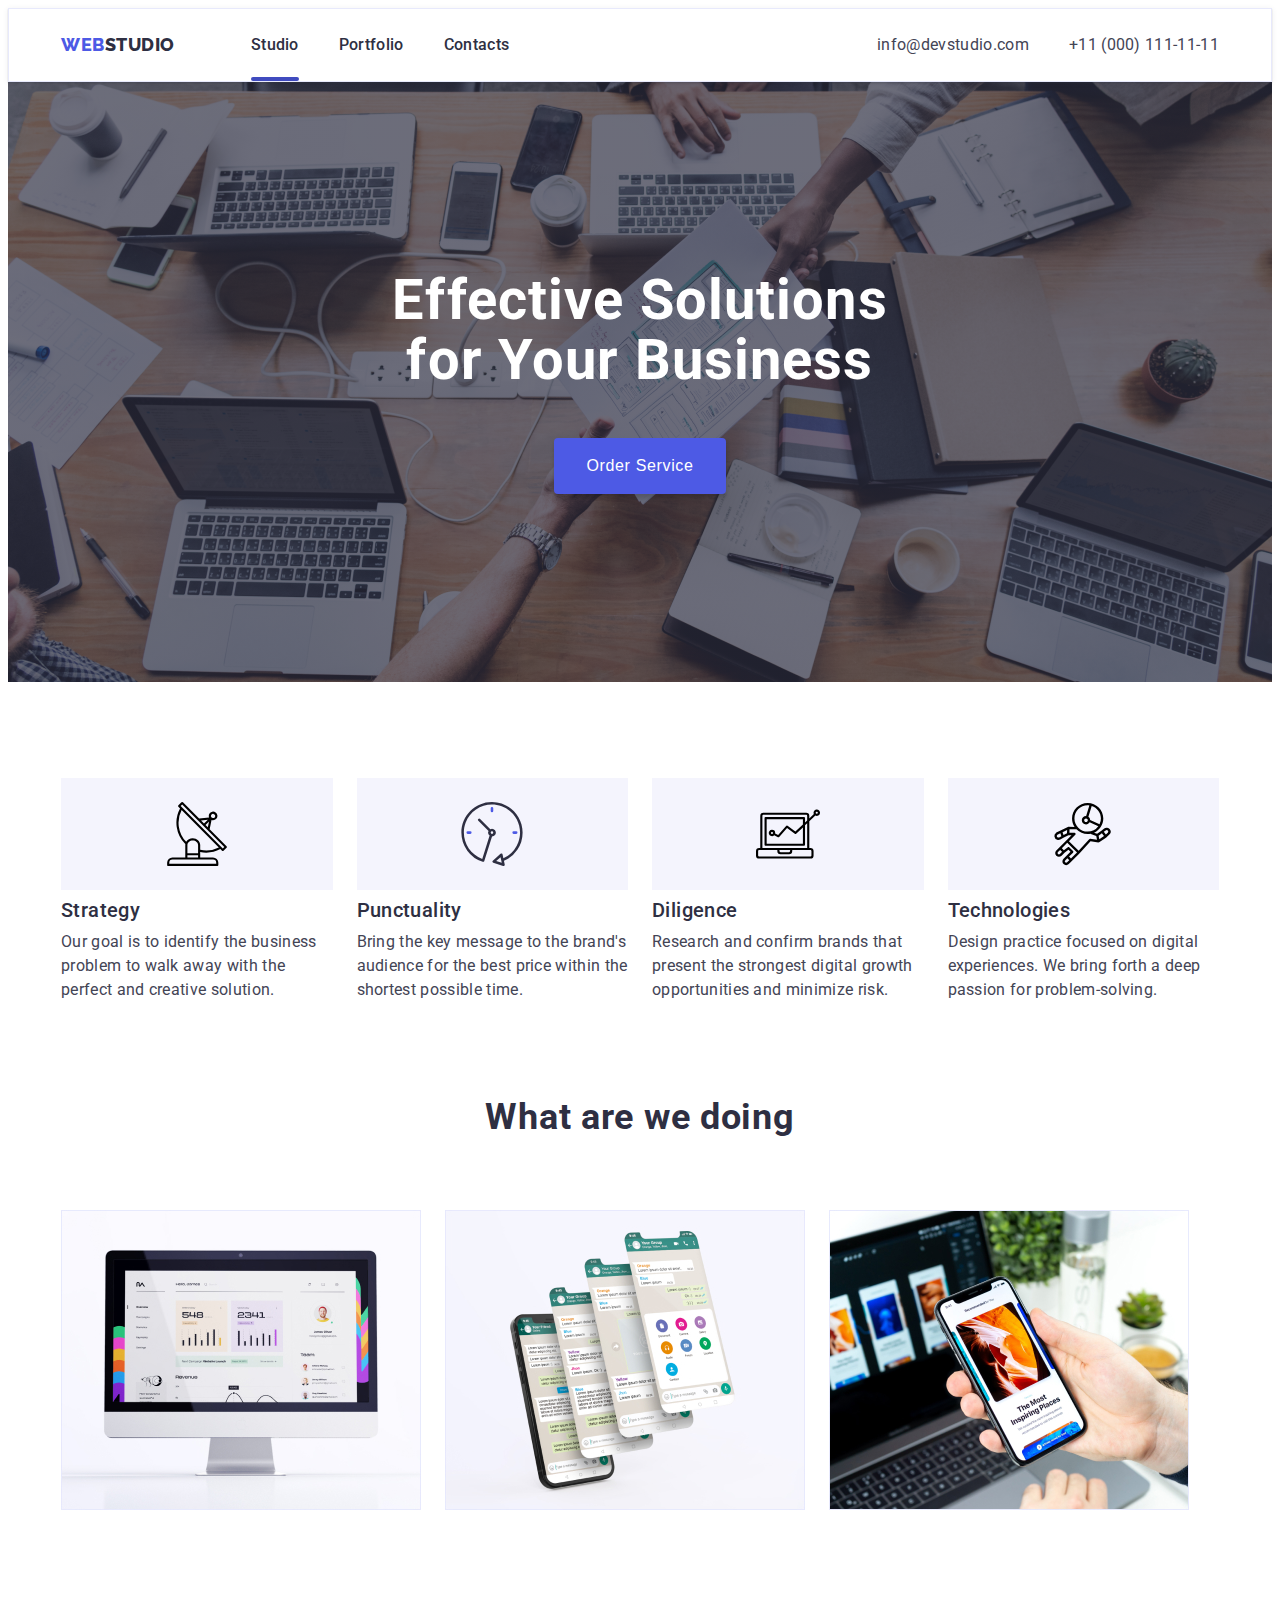
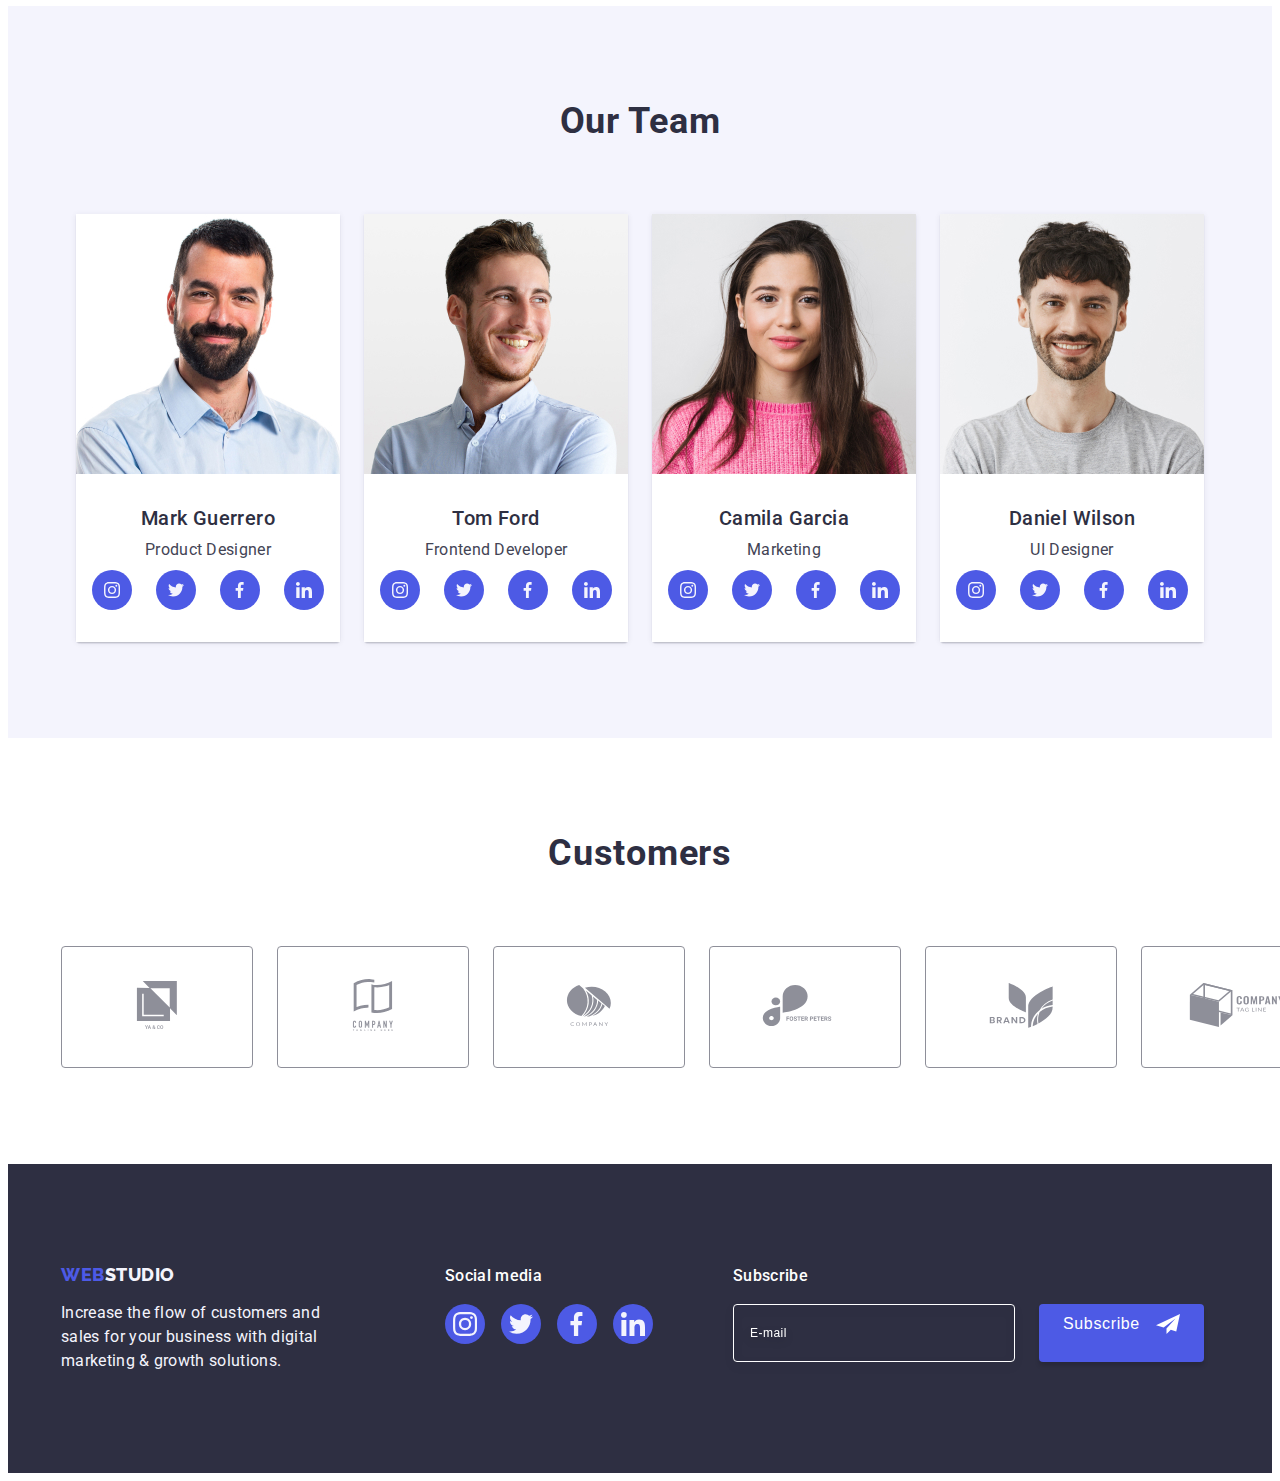
<file: index.html>
<!DOCTYPE html>
<html lang="en">
  <head>
    <meta charset="UTF-8" />
    <meta http-equiv="X-UA-Compatible" content="IE=edge" />

    <link rel="preconnect" href="https://fonts.googleapis.com" />
    <link rel="preconnect" href="https://fonts.gstatic.com" crossorigin />
    <link
      href="https://fonts.googleapis.com/css2?family=Roboto:wght@400;500;700;900&display=swap"
      rel="stylesheet"
    />
    <link rel="preconnect" href="https://fonts.googleapis.com" />
    <link rel="preconnect" href="https://fonts.gstatic.com" crossorigin />
    <link
      href="https://fonts.googleapis.com/css2?family=Raleway:wght@800&family=Roboto:wght@400;500;700;900&display=swap"
      rel="stylesheet"
    />
    <link
      href="https://cdnjs.cloudflare.com/ajax/libs/modern-normalize/1.1.0/modern-normalize.min.css"
      rel="stylesheet"
      integrity="sha512-wpPYUAdjBVSE4KJnH1VR1HeZfpl1ub8YT/NKx4PuQ5NmX2tKuGu6U/JRp5y+Y8XG2tV+wKQpNHVUX03MfMFn9Q=="
      crossorigin="anonymous"
      referrerpolicy="no-referrer"
    />
    <meta name="viewport" content="width=device-width, initial-scale=1.0" />
    <title>My Homework</title>
    <link rel="stylesheet" href="./css/alternative-versions.css" />
  </head>
  <body>
    <header class="header">
      <div
        class="container-header js-menu-container is-open container"
        id="mobile-menu"
      >
        <nav class="nav">
          <a href="./index.html" class="logo">
            Web <span class="logo-span">Studio</span>
          </a>

          <ul class="list list-header">
            <li class="item-header-nav">
              <a class="header-link logo-studio" href="./index.html">Studio</a>
            </li>
            <li class="item-header-nav">
              <a href="./portfolio.html" class="header-link">Portfolio</a>
            </li>
            <li class="item-header-nav">
              <a href="" class="header-link">Contacts</a>
            </li>
          </ul>
        </nav>

        <address class="adress">
          <ul class="list list-adress">
            <li class="adress-item">
              <a href="mailto:info@devstudio.com" class="contact link"
                >info@devstudio.com</a
              >
            </li>
            <li class="adress-item">
              <a href="tel:+110001111111" class="contact link"
                >+11 (000) 111-11-11</a
              >
            </li>
          </ul>
        </address>
        <button
          type="button"
          class="btn-mobil"
          aria-expanded="false"
          aria-controls="mobile-menu"
          data-menu-open
        >
          <svg class="icon-close-modal" width="32" height="22">
            <use href="./images/icons.svg#icon-charm_menu-hamburger-1"></use>
          </svg>
        </button>
      </div>
    </header>
    <main>
      <!-- 1 section -->
      <section class="hero section">
        <div class="container">
          <h1 class="hero-title">Effective Solutions for Your Business</h1>
          <button type="button" class="button" data-modal-open>
            Order Service
          </button>
        </div>
      </section>

      <!-- 2 section -->

      <section class="section">
        <div class="container">
          <h2 class="section-second" hidden>advantages</h2>

          <ul class="list-advantahes">
            <li class="item-advatages">
              <div class="picture-advantages">
                <svg class="svg-second-section" width="64" height="64">
                  <use href="./images/icons.svg#2-sect-icon-1"></use>
                </svg>
              </div>

              <h3 class="titles-advantages">Strategy</h3>
              <p class="advantages-item-text">
                Our goal is to identify the business problem to walk away with
                the perfect and creative solution.
              </p>
            </li>
            <li class="item-advatages">
              <div class="picture-advantages">
                <svg class="svg-second-section" width="64" height="64">
                  <use href="./images/icons.svg#2-sect-icon-2"></use>
                </svg>
              </div>
              <h3 class="titles-advantages">Punctuality</h3>
              <p class="advantages-item-text">
                Bring the key message to the brand's audience for the best price
                within the shortest possible time.
              </p>
            </li>
            <li class="item-advatages">
              <div class="picture-advantages">
                <svg class="svg-second-section" width="64" height="64">
                  <use href="./images/icons.svg#2-sect-icon-3"></use>
                </svg>
              </div>
              <h3 class="titles-advantages">Diligence</h3>
              <p class="advantages-item-text">
                Research and confirm brands that present the strongest digital
                growth opportunities and minimize risk.
              </p>
            </li>
            <li class="item-advatages">
              <div class="picture-advantages">
                <svg class="svg-second-section" width="64" height="64">
                  <use href="./images/icons.svg#2-sect-icon-4"></use>
                </svg>
              </div>
              <h3 class="titles-advantages">Technologies</h3>
              <p class="advantages-item-text">
                Design practice focused on digital experiences. We bring forth a
                deep passion for problem-solving.
              </p>
            </li>
          </ul>
        </div>
      </section>

      <!-- section 3 -->

      <section class="section-what-are-we-doing section">
        <div class="container-third-section container">
          <h2 class="titles-sections titles-what-are-we-dng">
            What are we doing
          </h2>
          <ul class="list">
            <li class="item-second-third">
              <img
                src="./images/Laptop.jpg"
                width="360"
                alt="Perconal computer"
              />
            </li>
            <li class="item-second-third">
              <img src="./images/Phones.jpg" width="360" alt="four phones" />
            </li>
            <li class="item-second-third">
              <img src="./images/Phone.jpg" width="360" alt="one phone" />
            </li>
          </ul>
        </div>
      </section>

      <!-- section 4 -->
      <section class="section-our-team section">
        <div class="container">
          <h2 class="titles-sections our-team-title">Our Team</h2>
          <ul class="list-card-our-team">
            <li class="list-item-our-team">
              <img
                class="img-section-four"
                srcset="./images/team-1@2x.jpg 2x,"
                src="./images/Mark.jpg"
                width="264"
                alt="man"
              />
              <div class="description-card-our-team">
                <h3 class="name-card-our-team">Mark Guerrero</h3>
                <p class="our-team-text">Product Designer</p>

                <ul class="list-svg-our-team">
                  <li class="list-item-svg">
                    <a href="" class="social-media-link"
                      ><svg class="second-four-svg" width="16" height="16">
                        <use href="./images/icons.svg#icon-instagram"></use>
                      </svg>
                    </a>
                  </li>
                  <li class="list-item-svg">
                    <a href="" class="social-media-link"
                      ><svg class="second-four-svg" width="16" height="16">
                        <use href="./images/icons.svg#icon-twitter"></use>
                      </svg>
                    </a>
                  </li>
                  <li class="list-item-svg">
                    <a href="" class="social-media-link"
                      ><svg class="second-four-svg" width="16" height="16">
                        <use href="./images/icons.svg#icon-facebok"></use>
                      </svg>
                    </a>
                  </li>
                  <li class="list-item-svg">
                    <a href="" class="social-media-link"
                      ><svg class="second-four-svg" width="16" height="16">
                        <use href="./images/icons.svg#icon-linkedin"></use>
                      </svg>
                    </a>
                  </li>
                </ul>
              </div>
            </li>
            <li class="list-item-our-team">
              <img
                class="img-section-four"
                srcset="./images/team-2@2x.jpg 2x,"
                src="./images/Tom.jpg"
                width="264"
                alt="man"
              />

              <div class="description-card-our-team">
                <h3 class="name-card-our-team">Tom Ford</h3>
                <p class="our-team-text">Frontend Developer</p>

                <ul class="list-svg-our-team">
                  <li class="list-item-svg">
                    <a href="" class="social-media-link"
                      ><svg class="second-four-svg" width="16" height="16">
                        <use href="./images/icons.svg#icon-instagram"></use>
                      </svg>
                    </a>
                  </li>
                  <li class="list-item-svg">
                    <a href="" class="social-media-link"
                      ><svg class="second-four-svg" width="16" height="16">
                        <use href="./images/icons.svg#icon-twitter"></use>
                      </svg>
                    </a>
                  </li>
                  <li class="list-item-svg">
                    <a href="" class="social-media-link"
                      ><svg class="second-four-svg" width="16" height="16">
                        <use href="./images/icons.svg#icon-facebok"></use>
                      </svg>
                    </a>
                  </li>
                  <li class="list-item-svg">
                    <a href="" class="social-media-link"
                      ><svg class="second-four-svg" width="16" height="16">
                        <use href="./images/icons.svg#icon-linkedin"></use>
                      </svg>
                    </a>
                  </li>
                </ul>
              </div>
            </li>

            <li class="list-item-our-team">
              <img
                class="img-section-four"
                srcset="./images/team-3@2x.jpg 2x,"
                src="./images/Camilla.jpg"
                width="264"
                alt="woman"
              />
              <div class="description-card-our-team">
                <h3 class="name-card-our-team">Camila Garcia</h3>
                <p class="our-team-text">Marketing</p>

                <ul class="list-svg-our-team">
                  <li class="list-item-svg">
                    <a href="" class="social-media-link"
                      ><svg class="second-four-svg" width="16" height="16">
                        <use href="./images/icons.svg#icon-instagram"></use>
                      </svg>
                    </a>
                  </li>
                  <li class="list-item-svg">
                    <a href="" class="social-media-link"
                      ><svg class="second-four-svg" width="16" height="16">
                        <use href="./images/icons.svg#icon-twitter"></use>
                      </svg>
                    </a>
                  </li>
                  <li class="list-item-svg">
                    <a href="" class="social-media-link"
                      ><svg class="second-four-svg" width="16" height="16">
                        <use href="./images/icons.svg#icon-facebok"></use>
                      </svg>
                    </a>
                  </li>
                  <li class="list-item-svg">
                    <a href="" class="social-media-link"
                      ><svg class="second-four-svg" width="16" height="16">
                        <use href="./images/icons.svg#icon-linkedin"></use>
                      </svg>
                    </a>
                  </li>
                </ul>
              </div>
            </li>
            <li class="list-item-our-team">
              <img
                class="img-section-four"
                srcset="./images/team-4@2x.jpg 2x,"
                src="./images/Daniel.jpg"
                width="264"
                alt="man"
              />
              <div class="description-card-our-team">
                <h3 class="name-card-our-team">Daniel Wilson</h3>
                <p class="our-team-text">UI Designer</p>

                <ul class="list-svg-our-team">
                  <li class="list-item-svg">
                    <a href="" class="social-media-link"
                      ><svg class="second-four-svg" width="16" height="16">
                        <use href="./images/icons.svg#icon-instagram"></use>
                      </svg>
                    </a>
                  </li>
                  <li class="list-item-svg">
                    <a href="" class="social-media-link"
                      ><svg class="second-four-svg" width="16" height="16">
                        <use href="./images/icons.svg#icon-twitter"></use>
                      </svg>
                    </a>
                  </li>
                  <li class="list-item-svg">
                    <a href="" class="social-media-link"
                      ><svg class="second-four-svg" width="16" height="16">
                        <use href="./images/icons.svg#icon-facebok"></use>
                      </svg>
                    </a>
                  </li>
                  <li class="list-item-svg">
                    <a href="" class="social-media-link"
                      ><svg class="second-four-svg" width="16" height="16">
                        <use href="./images/icons.svg#icon-linkedin"></use>
                      </svg>
                    </a>
                  </li>
                </ul>
              </div>
            </li>
          </ul>
        </div>
      </section>
      <!-- Section 5 -->
      <section class="section-fife section">
        <div class="container container-customers">
          <h2 class="titles-sections customers-title">Customers</h2>
          <ul class="list list-customers">
            <li class="item-customers">
              <a href="" class="link-customers"
                ><svg class="customers-svg" width="110" height="56">
                  <use href="./images/icons.svg#customers-logo-1"></use>
                </svg>
              </a>
            </li>
            <li class="item-customers">
              <a href="" class="link-customers">
                <svg class="customers-svg" width="110" height="56">
                  <use href="./images/icons.svg#customers-logo-2"></use>
                </svg>
              </a>
            </li>
            <li class="item-customers">
              <a href="" class="link-customers"
                ><svg class="customers-svg" width="110" height="56">
                  <use href="./images/icons.svg#customers-logo-3"></use>
                </svg>
              </a>
            </li>
            <li class="item-customers">
              <a href="" class="link-customers">
                <svg class="customers-svg" width="110" height="56">
                  <use href="./images/icons.svg#customers-logo-4"></use>
                </svg>
              </a>
            </li>
            <li class="item-customers">
              <a href="" class="link-customers">
                <svg class="customers-svg" width="110" height="56">
                  <use
                    class="customers-svg"
                    href="./images/icons.svg#customers-logo-5"
                  ></use>
                </svg>
              </a>
            </li>
            <li class="item-customers">
              <a href="" class="link-customers"
                ><svg class="customers-svg" width="110" height="56">
                  <use href="./images/icons.svg#customers-logo-6"></use>
                </svg>
              </a>
            </li>
          </ul>
        </div>
      </section>
      <!-- Footer -->
      <footer class="footer">
        <div class="cont-footer container">
          <div class="footer-logo">
            <a href="./index.html" class="logo logo-footer">
              Web<span class="logo-span-footer">Studio</span>
            </a>
            <p class="footer-text">
              Increase the flow of customers and sales for your business with
              digital marketing & growth solutions.
            </p>
          </div>
          <div class="footer-soc-lin">
            <p class="text-footer-social-media">Social media</p>
            <ul class="list list-svg-footer">
              <li class="list-item-svg">
                <a href="" class="social-media-link"
                  ><svg class="second-four-svg" width="24" height="24">
                    <use href="./images/icons.svg#icon-instagram"></use>
                  </svg>
                </a>
              </li>
              <li class="list-item-svg">
                <a href="" class="social-media-link"
                  ><svg class="second-four-svg" width="24" height="24">
                    <use href="./images/icons.svg#icon-twitter"></use>
                  </svg>
                </a>
              </li>
              <li class="list-item-svg">
                <a href="" class="social-media-link"
                  ><svg class="second-four-svg" width="24" height="24">
                    <use href="./images/icons.svg#icon-facebok"></use>
                  </svg>
                </a>
              </li>
              <li class="list-item-svg">
                <a href="" class="social-media-link"
                  ><svg class="second-four-svg" width="24" height="24">
                    <use href="./images/icons.svg#icon-linkedin"></use>
                  </svg>
                </a>
              </li>
            </ul>
          </div>
          <div class="form-wrapper">
            <p class="text-wrapper">Subscribe</p>

            <form class="form-footer">
              <label for="email"></label>
              <input
                placeholder="E-mail"
                class="input-footer"
                required
                type="email"
                name="email"
                id="email"
              />

              <button class="button-footer button" type="submit">
                Subscribe
                <svg class="send-icon-footer" width="24" height="24">
                  <use href="./images/icons.svg#footer-icon-send"></use>
                </svg>
              </button>
            </form>
          </div>
        </div>
      </footer>

      <!-- Modal window -->

      <div class="backdrop is-hidden" data-modal>
        <div class="modal">
          <button type="button" class="button-modal-close" data-modal-close>
            <svg width="8" height="8">
              <use href="./images/icons.svg#modal-icon-close"></use>
            </svg>
          </button>
          <p class="text-modal">
            Leave your contacts and we will call you back
          </p>
          <form class="form-modal">
            <label class="label-modal" for="name">Name</label>
            <div class="item-form">
              <input
                class="imput-modal"
                required
                placeholder=" "
                type="text"
                name="name"
                id="name"
              />
              <svg class="modal-input-icon" width="12" height="12">
                <use href="./images/icons.svg#modal-icon-1"></use>
              </svg>
            </div>

            <label for="tel" class="label-modal">Phone</label>
            <div class="item-form">
              <input
                class="imput-modal"
                required
                placeholder=" "
                type="tel"
                name="tel"
                id="tel"
              />
              <svg class="modal-input-icon" width="12" height="12">
                <use href="./images/icons.svg#modal-icon-2"></use>
              </svg>
            </div>

            <label for="mail" class="label-modal">Email</label>
            <div class="item-form">
              <input
                placeholder=" "
                class="imput-modal"
                required
                type="email"
                name="email"
                id="mail"
              />
              <svg class="modal-input-icon" width="12" height="12">
                <use href="./images/icons.svg#modal-icon-3"></use>
              </svg>
            </div>

            <label for="comment" class="label-modal">Comment</label>

            <textarea
              class="textarea-modal"
              required
              name="comment"
              id="comment"
              rows="8"
              placeholder="Text input"
            ></textarea>

            <div class="item-form accepting">
              <input
                class="imput-modal checkbox-form"
                required
                type="checkbox"
                name="accept"
                value="accept"
                id="accept"
              />
              <label for="accept" class="label-modal label-form">
                <span class="span-acess-form">
                  <svg class="access-form-svg" width="16" height="16">
                    <use href="./images/icons.svg#modal-icon-4"></use>
                  </svg>
                </span>
                <span class="privacy-policy-text">
                  I accept the terms and conditions of the
                  <a class="link-modal" href="">&nbsp;Privacy Policy</a>
                </span>
              </label>
            </div>

            <button type="submit" class="button button-form">Send</button>
          </form>
        </div>
      </div>

      <!-- Modal window mobile -->
      <div class="backdrop-mobile-menu" data-menu>
        <div class="modal-mobile">
          <button type="button" class="button-modal-mobile" data-menu-close>
            <svg width="8" height="8" aria-label="Выключатель мобильного меню">
              <use href="./images/icons.svg#modal-icon-close"></use>
            </svg>
          </button>
          <nav>
            <ul class="nav-modal-mobile">
              <li><a class="link-nav-modal-mobile current-link-modal-mobile" href="">Studio</a></li>
              <li><a class="link-nav-modal-mobile" href="">Portfolio</a></li>
              <li><a class="link-nav-modal-mobile" href="">Contacts</a></li>
            </ul>
          </nav>

          <address class="address-mobile">
            <ul class="list-adress-mobile">
              <li class="adress-item-mobile">
                <a href="tel:+110001111111" class="phone-mobile"
                  >+11 (000) 111-11-11</a
                >
              </li>
              <li class="adress-item-mobile">
                <a href="mailto:info@devstudio.com" class="email-mobile"
                  >info@devstudio.com</a
                >
              </li>
            </ul>
          </address>

          <ul class="list-svg-modal-mobile">
            <li class="list-item-svg">
              <a href="" class="social-media-link"
                ><svg class="second-four-svg" width="24" height="24">
                  <use href="./images/icons.svg#icon-instagram"></use>
                </svg>
              </a>
            </li>
            <li class="list-item-svg">
              <a href="" class="social-media-link"
                ><svg class="second-four-svg" width="24" height="24">
                  <use href="./images/icons.svg#icon-twitter"></use>
                </svg>
              </a>
            </li>
            <li class="list-item-svg">
              <a href="" class="social-media-link"
                ><svg class="second-four-svg" width="24" height="24">
                  <use href="./images/icons.svg#icon-facebok"></use>
                </svg>
              </a>
            </li>
            <li class="list-item-svg">
              <a href="" class="social-media-link"
                ><svg class="second-four-svg" width="24" height="24">
                  <use href="./images/icons.svg#icon-linkedin"></use>
                </svg>
              </a>
            </li>
          </ul>
        </div>
      </div>

      <script src="./js/modal.js"></script>
      <script src="./js/mobile-window.js"></script>
    </main>
  </body>
</html>
</file>
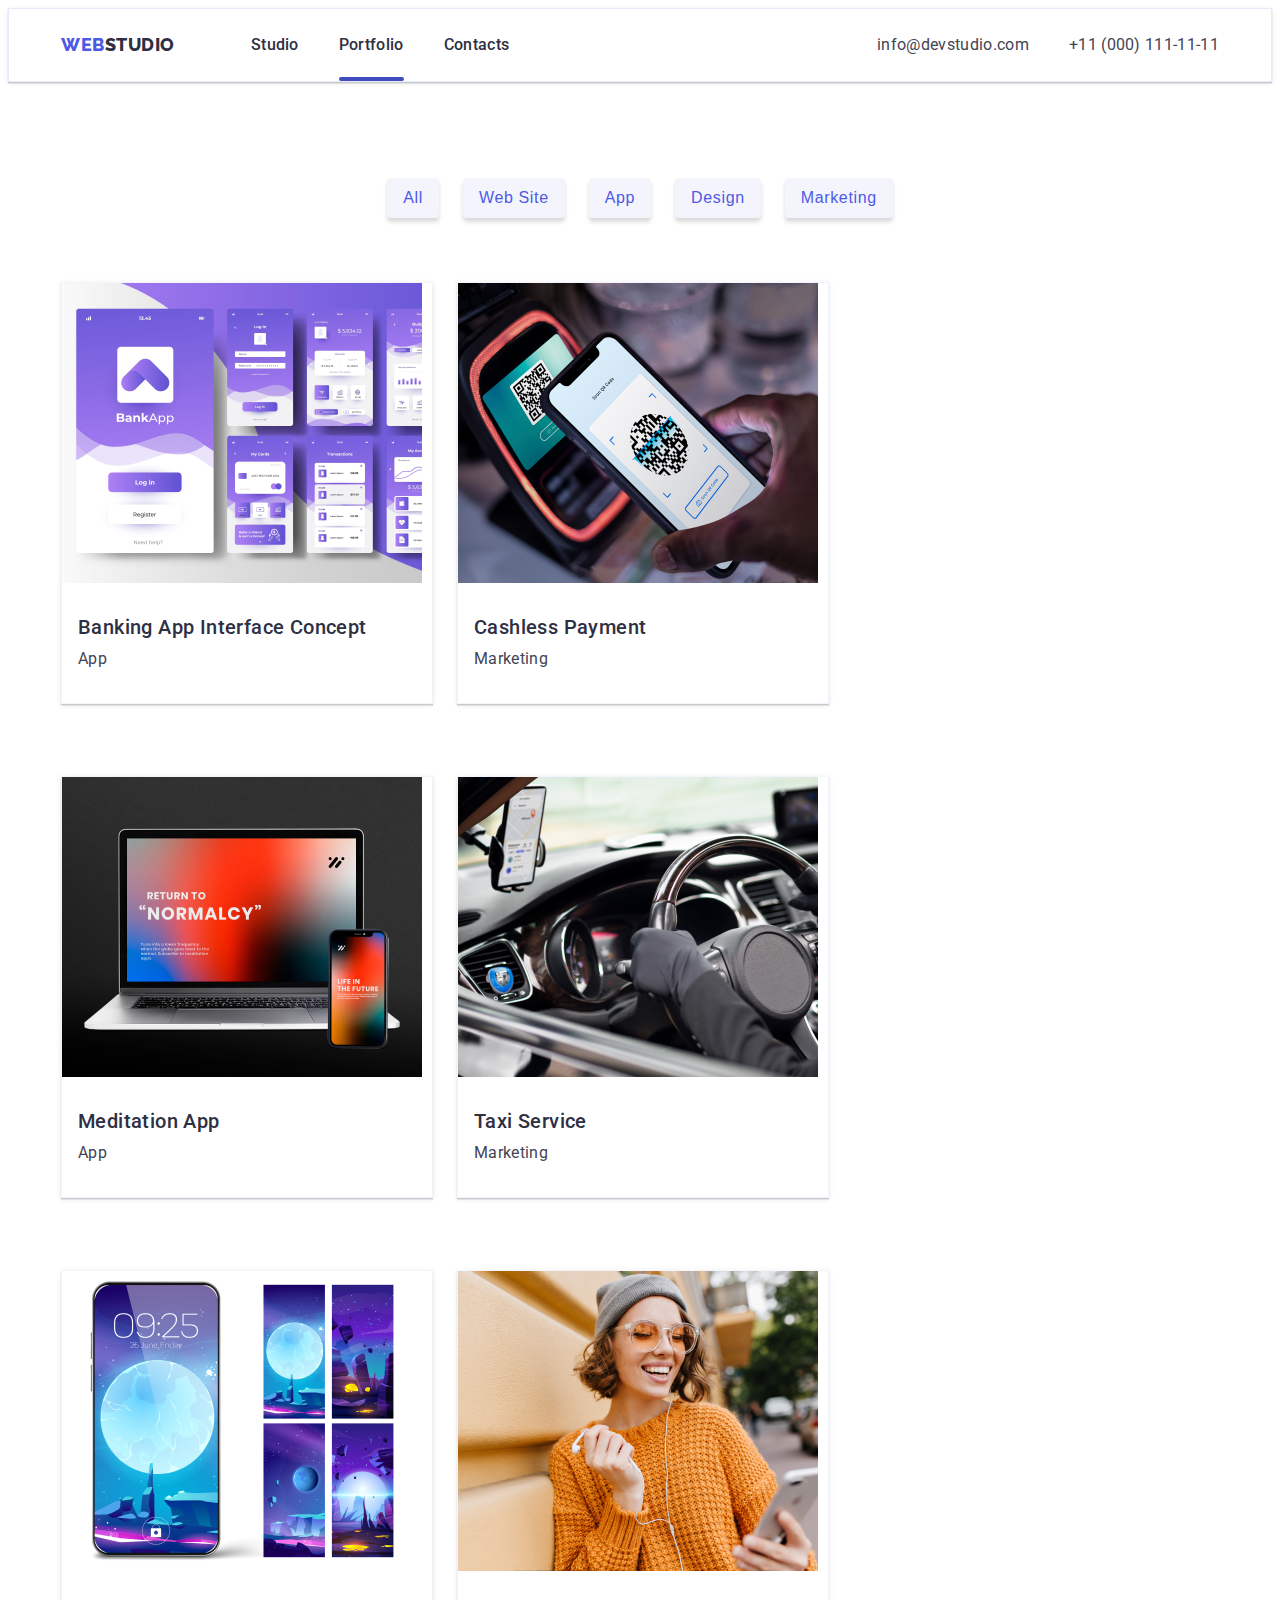
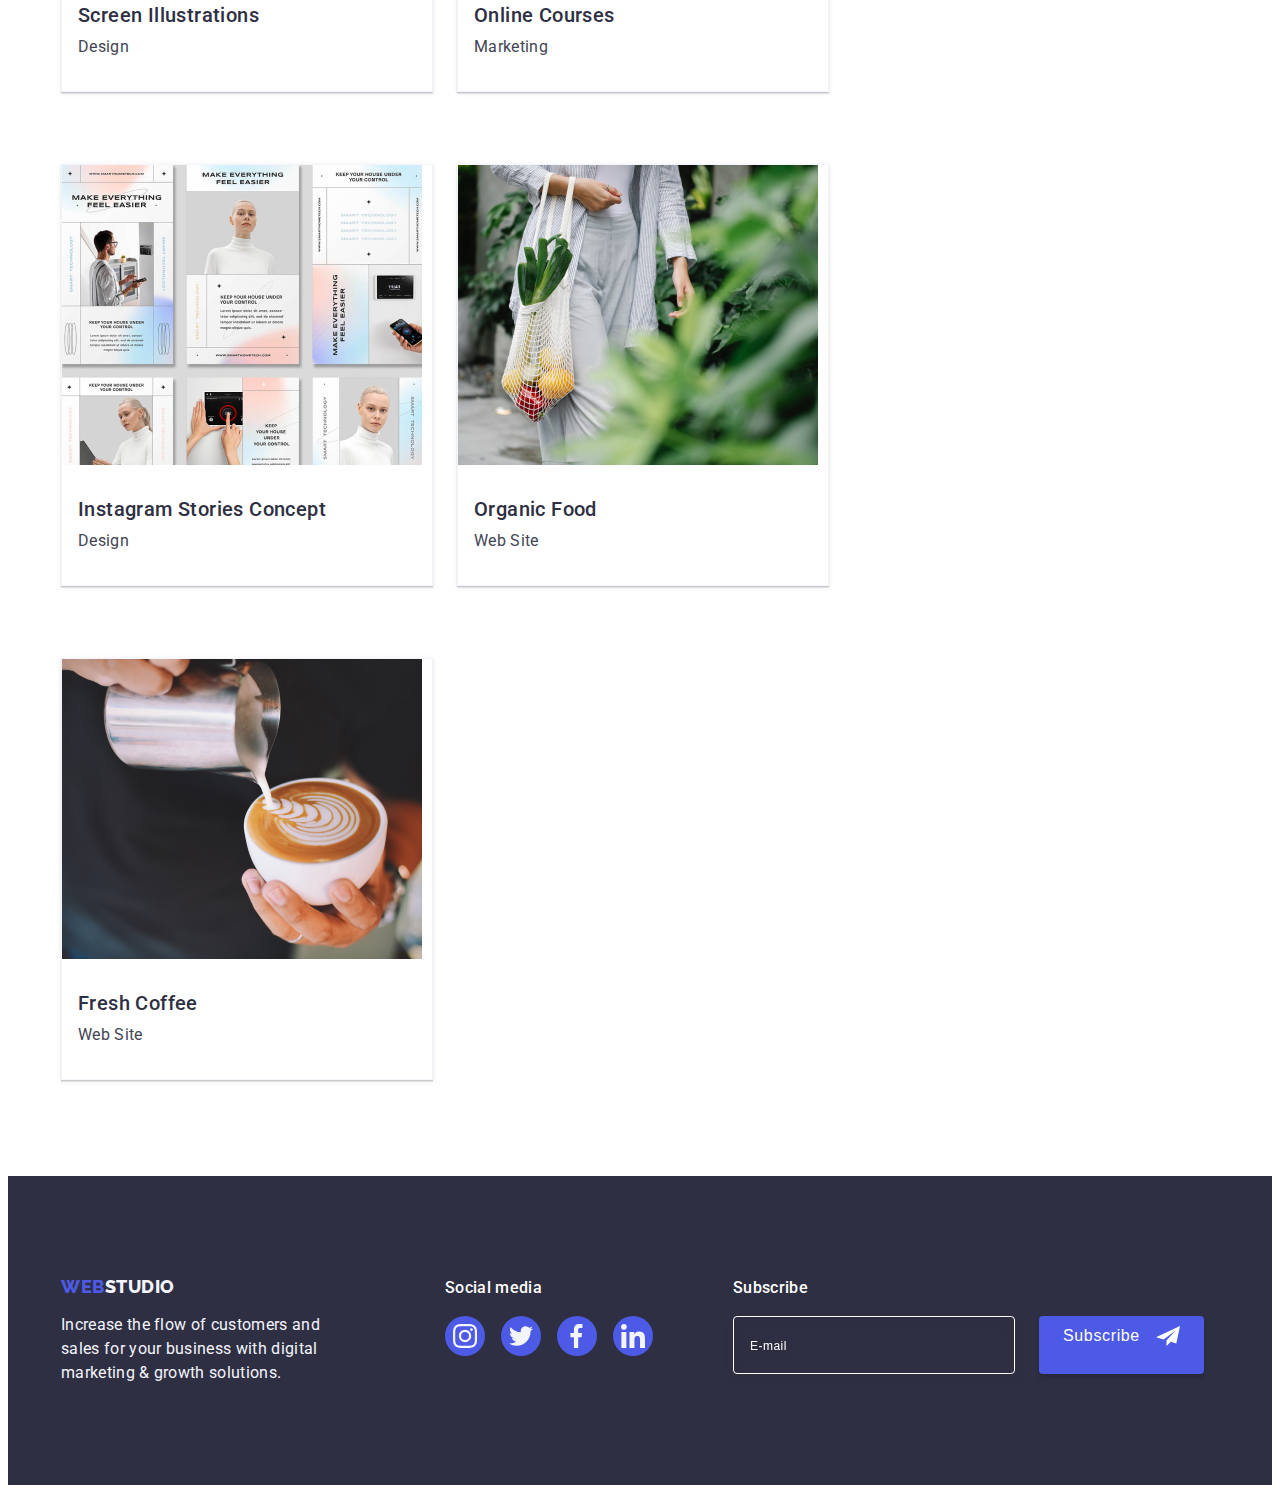
<file: portfolio.html>
<!DOCTYPE html>
<html lang="en">
  <head>
    <meta charset="UTF-8" />
    <meta http-equiv="X-UA-Compatible" content="IE=edge" />
    <meta name="viewport" content="width=device-width, initial-scale=1.0" />
    <link rel="preconnect" href="https://fonts.googleapis.com" />
    <link rel="preconnect" href="https://fonts.gstatic.com" crossorigin />
    <link
      href="https://fonts.googleapis.com/css2?family=Roboto:wght@400;500;700;900&display=swap"
      rel="stylesheet"
    />
    <link rel="preconnect" href="https://fonts.googleapis.com" />
    <link rel="preconnect" href="https://fonts.gstatic.com" crossorigin />
    <link
      href="https://fonts.googleapis.com/css2?family=Raleway:wght@800&family=Roboto:wght@400;500;700;900&display=swap"
      rel="stylesheet"
    />
    <link
      href="https://cdnjs.cloudflare.com/ajax/libs/modern-normalize/1.1.0/modern-normalize.min.css"
      rel="stylesheet"
      integrity="sha512-wpPYUAdjBVSE4KJnH1VR1HeZfpl1ub8YT/NKx4PuQ5NmX2tKuGu6U/JRp5y+Y8XG2tV+wKQpNHVUX03MfMFn9Q=="
      crossorigin="anonymous"
      referrerpolicy="no-referrer"
    />
    <meta name="viewport" content="width=device-width, initial-scale=1.0" />
    <title>Portfolio</title>
    <link rel="stylesheet" href="./css/alternative-versions.css" />
  </head>
  <body>
    <!-- HEADER -->
    <header class="header">
      <div class="container-header container">
        <nav class="nav">
          <a href="./index.html" class="logo link">
            Web <span class="logo-span">Studio</span>
          </a>

          <ul class="list list-header">
            <li class="item-header-nav">
              <a class="header-link" href="./index.html">Studio</a>
            </li>
            <li class="item-header-nav">
              <a href="./portfolio.html" class="header-link logo-portfolio"
                >Portfolio</a
              >
            </li>
            <li class="item-header-nav">
              <a href="" class="header-link">Contacts</a>
            </li>
          </ul>
        </nav>

        <address class="adress">
          <ul class="list list-adress">
            <li class="adress-item">
              <a href="mailto:info@devstudio.com" class="contact link"
                >info@devstudio.com</a
              >
            </li>
            <li class="adress-item">
              <a href="tel:+110001111111" class="contact link"
                >+11 (000) 111-11-11</a
              >
            </li>
          </ul>
        </address>
        <button type="button" class="btn-mobil">
          <svg class="icon-close-modal" width="32" height="22">
            <use href="./images/icons.svg#icon-charm_menu-hamburger-1"></use>
          </svg>
        </button>
      </div>
    </header>

    <main>
      <section class="section-second-portfolio">
        <div class="container">
          <h1 hidden>functions</h1>
          <ul class="list list-button">
            <li>
              <button type="button" class="button button-portfolio">All</button>
            </li>
            <li>
              <button type="button" class="button button-portfolio">
                Web Site
              </button>
            </li>
            <li>
              <button type="button" class="button button-portfolio">App</button>
            </li>
            <li>
              <button type="button" class="button button-portfolio">
                Design
              </button>
            </li>
            <li>
              <button type="button" class="button button-portfolio">
                Marketing
              </button>
            </li>
          </ul>
          <ul class="list-portfolio">
            <li class="list-item-portfolio">
              <a class="link link-portf" href="">
                <div class="imf-portf">
                  <img
                    class="picture-card-portfolio"
                    width="360"
                    height="300"
                    src="./images/1.jpg"
                    alt="apps"
                  />
                  <div class="positions">
                    <p class="text-positons">
                      14 Stylish and User-Friendly App Design Concepts · Task
                      Manager App · Calorie Tracker App · Exotic Fruit Ecommerce
                      App · Cloud Storage App
                    </p>
                  </div>
                </div>

                <div class="info-port">
                  <h2 class="name-section-second-portfolio">
                    Banking App Interface Concept
                  </h2>
                  <p class="text-section-second-portfolio">App</p>
                </div>
              </a>
            </li>
            <li class="list-item-portfolio">
              <a class="link link-portf" href="">
                <div class="imf-portf">
                  <img
                    class="picture-card-portfolio"
                    width="360"
                    height="300"
                    src="./images/2.jpg"
                    alt="phone"
                  />
                  <div class="positions">
                    <p class="text-positons">
                      14 Stylish and User-Friendly App Design Concepts · Task
                      Manager App · Calorie Tracker App · Exotic Fruit Ecommerce
                      App · Cloud Storage App
                    </p>
                  </div>
                </div>

                <div class="info-port">
                  <h2 class="name-section-second-portfolio">
                    Cashless Payment
                  </h2>
                  <p class="text-section-second-portfolio">Marketing</p>
                </div>
              </a>
            </li>
            <li class="list-item-portfolio">
              <a class="link link-portf" href="">
                <div class="imf-portf">
                  <img
                    class="picture-card-portfolio"
                    src="./images/3.jpg"
                    width="360"
                    height="300"
                    alt="laptop"
                  />
                  <div class="positions">
                    <p class="text-positons">
                      14 Stylish and User-Friendly App Design Concepts · Task
                      Manager App · Calorie Tracker App · Exotic Fruit Ecommerce
                      App · Cloud Storage App
                    </p>
                  </div>
                </div>
                <div class="info-port">
                  <h2 class="name-section-second-portfolio">Meditation App</h2>
                  <p class="text-section-second-portfolio">App</p>
                </div>
              </a>
            </li>
            <li class="list-item-portfolio">
              <a class="link link-portf" href="">
                <div class="imf-portf">
                  <img
                    class="picture-card-portfolio"
                    width="360"
                    height="300"
                    src="./images/4.jpg"
                    alt="driving"
                  />
                  <div class="positions">
                    <p class="text-positons">
                      14 Stylish and User-Friendly App Design Concepts · Task
                      Manager App · Calorie Tracker App · Exotic Fruit Ecommerce
                      App · Cloud Storage App
                    </p>
                  </div>
                </div>
                <div class="info-port">
                  <h2 class="name-section-second-portfolio">Taxi Service</h2>
                  <p class="text-section-second-portfolio">Marketing</p>
                </div>
              </a>
            </li>
            <li class="list-item-portfolio">
              <a class="link link-portf" href="">
                <div class="imf-portf">
                  <img
                    class="picture-card-portfolio"
                    src="./images/5.jpg"
                    width="360"
                    height="300"
                    alt="main phone's menu"
                  />
                  <div class="positions">
                    <p class="text-positons">
                      14 Stylish and User-Friendly App Design Concepts · Task
                      Manager App · Calorie Tracker App · Exotic Fruit Ecommerce
                      App · Cloud Storage App
                    </p>
                  </div>
                </div>
                <div class="info-port">
                  <h2 class="name-section-second-portfolio">
                    Screen Illustrations
                  </h2>
                  <p class="text-section-second-portfolio">Design</p>
                </div>
              </a>
            </li>
            <li class="list-item-portfolio">
              <a class="link link-portf" href="">
                <div class="imf-portf">
                  <img
                    class="picture-card-portfolio"
                    src="./images/6.jpg"
                    width="360"
                    height="300"
                    alt="girl"
                  />
                  <div class="positions">
                    <p class="text-positons">
                      14 Stylish and User-Friendly App Design Concepts · Task
                      Manager App · Calorie Tracker App · Exotic Fruit Ecommerce
                      App · Cloud Storage App
                    </p>
                  </div>
                </div>
                <div class="info-port">
                  <h2 class="name-section-second-portfolio">Online Courses</h2>
                  <p class="text-section-second-portfolio">Marketing</p>
                </div>
              </a>
            </li>
            <li class="list-item-portfolio">
              <a class="link link-portf" href="">
                <div class="imf-portf">
                  <img
                    class="picture-card-portfolio"
                    width="360"
                    height="300"
                    src="./images/7.jpg"
                    alt="using describe"
                  />
                  <div class="positions">
                    <p class="text-positons">
                      14 Stylish and User-Friendly App Design Concepts · Task
                      Manager App · Calorie Tracker App · Exotic Fruit Ecommerce
                      App · Cloud Storage App
                    </p>
                  </div>
                </div>
                <div class="info-port">
                  <h2 class="name-section-second-portfolio">
                    Instagram Stories Concept
                  </h2>
                  <p class="text-section-second-portfolio">Design</p>
                </div>
              </a>
            </li>
            <li class="list-item-portfolio">
              <a class="link link-portf" href="">
                <div class="imf-portf">
                  <img
                    class="picture-card-portfolio"
                    src="./images/8.jpg"
                    width="360"
                    height="300"
                    alt="fruits"
                  />
                  <div class="positions">
                    <p class="text-positons">
                      14 Stylish and User-Friendly App Design Concepts · Task
                      Manager App · Calorie Tracker App · Exotic Fruit Ecommerce
                      App · Cloud Storage App
                    </p>
                  </div>
                </div>
                <div class="info-port">
                  <h2 class="name-section-second-portfolio">Organic Food</h2>
                  <p class="text-section-second-portfolio">Web Site</p>
                </div>
              </a>
            </li>
            <li class="list-item-portfolio">
              <a class="link link-portf" href="">
                <div class="imf-portf">
                  <img
                    class="picture-card-portfolio"
                    width="360"
                    height="300"
                    src="./images/9.jpg"
                    alt="Fresh Cofee"
                  />
                  <div class="positions">
                    <p class="text-positons">
                      14 Stylish and User-Friendly App Design Concepts · Task
                      Manager App · Calorie Tracker App · Exotic Fruit Ecommerce
                      App · Cloud Storage App
                    </p>
                  </div>
                </div>
                <div class="info-port">
                  <h2 class="name-section-second-portfolio">Fresh Coffee</h2>
                  <p class="text-section-second-portfolio">Web Site</p>
                </div>
              </a>
            </li>
          </ul>
        </div>
      </section>
    </main>
    <footer class="footer">
      <div class="cont-footer container">
        <div class="footer-logo">
          <a href="./index.html" class="logo logo-footer">
            Web<span class="logo-span-footer">Studio</span>
          </a>
          <p class="footer-text">
            Increase the flow of customers and sales for your business with
            digital marketing & growth solutions.
          </p>
        </div>
        <div class="footer-soc-lin">
          <p class="text-footer-social-media">Social media</p>
          <ul class="list list-svg-footer">
            <li class="list-item-svg">
              <a href="" class="social-media-link"
                ><svg class="second-four-svg" width="24" height="24">
                  <use href="./images/icons.svg#icon-instagram"></use>
                </svg>
              </a>
            </li>
            <li class="list-item-svg">
              <a href="" class="social-media-link"
                ><svg class="second-four-svg" width="24" height="24">
                  <use href="./images/icons.svg#icon-twitter"></use>
                </svg>
              </a>
            </li>
            <li class="list-item-svg">
              <a href="" class="social-media-link"
                ><svg class="second-four-svg" width="24" height="24">
                  <use href="./images/icons.svg#icon-facebok"></use>
                </svg>
              </a>
            </li>
            <li class="list-item-svg">
              <a href="" class="social-media-link"
                ><svg class="second-four-svg" width="24" height="24">
                  <use href="./images/icons.svg#icon-linkedin"></use>
                </svg>
              </a>
            </li>
          </ul>
        </div>
        <div class="form-wrapper">
          <p class="text-wrapper">Subscribe</p>

          <form class="form-footer">
            <label for="email"></label>
            <input
              placeholder="E-mail"
              class="input-footer"
              required
              type="email"
              name="email"
              id="email"
            />

            <button class="button-footer button" type="submit">
              Subscribe
              <svg class="send-icon-footer" width="24" height="24">
                <use href="./images/icons.svg#footer-icon-send"></use>
              </svg>
            </button>
          </form>
        </div>
      </div>
    </footer>
    <div class="backdrop is-hidden" data-modal>
      <div class="modal">
        <button type="button" class="button-modal" data-modal-close>
          <svg width="8" height="8">
            <use href="./images/icons.svg#modal-icon-close"></use>
          </svg>
        </button>
        <p class="text-modal">Leave your contacts and we will call you back</p>
        <form class="form-modal">
          <label class="label-modal" for="name">Name</label>
          <div class="item-form">
            <input
              class="imput-modal"
              required
              placeholder=" "
              type="text"
              name="name"
              id="name"
            />
            <svg class="modal-input-icon" width="12" height="12">
              <use href="./images/icons.svg#modal-icon-1"></use>
            </svg>
          </div>

          <label for="tel" class="label-modal">Phone</label>
          <div class="item-form">
            <input
              class="imput-modal"
              required
              placeholder=" "
              type="tel"
              name="tel"
              id="tel"
            />
            <svg class="modal-input-icon" width="12" height="12">
              <use href="./images/icons.svg#modal-icon-2"></use>
            </svg>
          </div>

          <label for="mail" class="label-modal">Email</label>
          <div class="item-form">
            <input
              placeholder=" "
              class="imput-modal"
              required
              type="email"
              name="email"
              id="mail"
            />
            <svg class="modal-input-icon" width="12" height="12">
              <use href="./images/icons.svg#modal-icon-3"></use>
            </svg>
          </div>

          <label for="comment" class="label-modal">Comment</label>

          <textarea
            class="textarea-modal"
            required
            name="comment"
            id="comment"
            rows="8"
            placeholder="Text input"
          ></textarea>

          <div class="item-form accepting">
            <input
              class="imput-modal checkbox-form"
              required
              type="checkbox"
              name="accept"
              value="accept"
              id="accept"
            />
            <label for="accept" class="label-modal label-form">
              <span class="span-acess-form">
                <svg class="access-form" width="16" height="16">
                  <use href="./images/icons.svg#modal-icon-4"></use>
                </svg>
              </span>
              I accept the terms and conditions of the
              <a class="link-modal" href="">&nbsp;Privacy Policy</a>
            </label>
          </div>

          <button type="submit" class="button button-form">Send</button>
        </form>
      </div>
    </div>
  </body>
</html>
</file>
<file: css/alternative-versions.css>
/* defolt settings */

:root {
  --IRIS: #4d5ae5;
  --NAVY-BLUE: #2e2f42;
  --SLATE: #434455;
  --CLOUD: #f4f4fd;
  --LIGHT-SLATE: #8e8f99;
  --CORN-FLOWER: #ffffff;
}

ul {
  list-style: none;
  padding: 0;
  margin: 0;
}

p {
  margin: 0;
}

h1,
h2,
h3 {
  margin: 0;
}

a {
  text-decoration: none;
}

img {
  max-width: 100%;
  display: block;

  height: auto;
}

body {
  font-family: "Roboto", sans-serif;
}

.container {
  min-width: 320px;
  padding-left: 16px;
  padding-right: 16px;
}

@media screen and (min-width: 428px) {
  .container {
    width: 428px;
    margin-left: auto;
    margin-right: auto;
    padding-left: 16px;
    padding-right: 16px;
  }
}

@media screen and (min-width: 768px) {
  .container {
    width: 768px;
  }
}

@media screen and (min-width: 1200px) {
  .section {
    padding-top: 120px;
    padding-bottom: 120px;
  }
  .container {
    width: 1158px;
  }
}

.section {
  padding-top: 96px;
  padding-bottom: 96px;
}

/* Elements. Common settings */

.button {
  background: var(--IRIS);
  font-weight: 500;
  font-size: 16px;
  line-height: 24px;
  display: inline-block;

  letter-spacing: 0.04em;
  color: white;
  border-radius: 4px;
  box-shadow: 0px 4px 4px rgba(0, 0, 0, 0.15);
  padding: 16px 32px;
  border: none;
  cursor: pointer;
  transition: color 250ms cubic-bezier(0.4, 0, 0.2, 1),
    background-color 250ms cubic-bezier(0.4, 0, 0.2, 1);
}

.titles-sections {
  font-weight: 700;
  font-size: 36px;
  line-height: 1.11;
  letter-spacing: 0.02em;
  color: var(--NAVY-BLUE);
  text-align: center;
}

.button:hover,
.button:focus {
  background-color: #404bbf;
  color: #ffffff;
}

/* Header */

.header {
  border: 1px solid #e7e9fc;
  box-shadow: 0px 2px 1px rgba(46, 47, 66, 0.08),
    0px 1px 1px rgba(46, 47, 66, 0.16), 0px 1px 6px rgba(46, 47, 66, 0.08);
  position: relative;
  padding-top: 24px;
  padding-bottom: 24px;
}

.header-link {
  transition: color 250ms cubic-bezier(0.4, 0, 0.2, 1);
}

.header-link:hover,
.header-link:focus {
  color: #404bbf;
}

.contact {
  transition: color 250ms cubic-bezier(0.4, 0, 0.2, 1);
}

.contact:hover,
.contact:focus {
  color: #404bbf;
}

@media screen and (min-width: 768px) {
  .header {
    padding-top: 0;
    padding-bottom: 0;
  }

  .container-header {
    align-items: center;
  }

  .nav {
    display: flex;
  }
  .item-header-nav {
    position: relative;
  }
  .btn-mobil {
    display: none;
  }

  .header-link {
    display: inline-block;

    font-weight: 500;
    font-size: 16px;
    line-height: 1.5;
    letter-spacing: 0.02em;
    color: var(--NAVY-BLUE);
    padding: 24px 0;
  }

  .logo-studio::after {
    position: absolute;
    bottom: 0;
    left: 0px;
    content: "";
    background: #404bbf;
    border-radius: 2px;
    width: 100%;
    height: 4px;
  }

  .contact {
    font-style: normal;
    font-weight: 400;
    font-size: 12px;
    line-height: 14px;

    letter-spacing: 0.04em;
    color: var(--SLATE);
  }

  .list-adress {
    display: flex;
    flex-direction: column;
    gap: 12px;
  }
}

.logo {
  font-family: "Raleway", sans-serif;
  font-weight: 800;
  font-size: 18px;
  line-height: 1.17;
  display: flex;
  align-items: center;
  justify-content: center;
  letter-spacing: 0.03em;
  text-transform: uppercase;

  color: var(--IRIS);

  margin-right: 120px;
}

@media screen and (min-width: 1200px) {
  .list-adress {
    flex-direction: row;
    gap: 40px;
  }

  .logo {
    margin-right: 76px;
  }

  .contact {
    font-weight: 400;
    font-size: 16px;
    line-height: 1.5;
    letter-spacing: 0.02em;
  }
}

.container-header {
  display: flex;
  justify-content: space-between;
}

.list-header {
  display: flex;
  gap: 40px;
}

/* Hero */

.hero {
  padding-top: 112px;
  padding-bottom: 112px;
  min-width: 320px;
  background-image: linear-gradient(
      rgba(46, 47, 66, 0.7),
      rgba(46, 47, 66, 0.7)
    ),
    url(../images/back-mobile.jpg);

  background-position: center;
  background-size: cover;
  text-align: center;
  margin-left: auto;
  margin-right: auto;
}

@media screen and (min-resolution: 2dppx),
  screen and (min-device-pixel-radio: 2),
  screen and (min-resolution: 192dpi) {
  .hero {
    background-image: linear-gradient(
        rgba(46, 47, 66, 0.7),
        rgba(46, 47, 66, 0.7)
      ),
      url(../images/back-hero-mobile-x2.jpg);
  }
}

@media screen and (min-width: 768px) {
  .hero {
    background-image: linear-gradient(
        rgba(46, 47, 66, 0.7),
        rgba(46, 47, 66, 0.7)
      ),
      url(../images/back-hero-tablet.jpg);
  }
}

@media screen and (min-width: 768px),
  screen and (min-device-pixel-radio: 2),
  screen and (min-resolution: 192dpi),
  (min-resolution: 2dppx) {
  .hero {
    background-image: linear-gradient(
        rgba(46, 47, 66, 0.7),
        rgba(46, 47, 66, 0.7)
      ),
      url(../images/back-hero-tablet-x2.jpg);
  }
}

@media screen and (min-width: 1200px) {
  .hero {
    padding-top: 188px;
    padding-bottom: 188px;
    background-image: linear-gradient(
        rgba(46, 47, 66, 0.7),
        rgba(46, 47, 66, 0.7)
      ),
      url(../images/back-dekstop.jpg);
    max-width: 1440px;
  }
}

@media screen and (min-width: 1200px),
  screen and (min-device-pixel-radio: 2),
  screen and (min-resolution: 192dpi),
  (min-resolution: 2dppx) {
  .hero {
    background-image: linear-gradient(
        rgba(46, 47, 66, 0.7),
        rgba(46, 47, 66, 0.7)
      ),
      url(../images/back-dekstop-x2.jpg);
  }
}

.hero-title {
  max-width: 320px;
  font-weight: 700;
  font-size: 36px;
  line-height: 40px;
  margin-left: auto;
  margin-right: auto;
  letter-spacing: 0.02em;
  text-align: center;
  margin-bottom: 72px;

  color: var(--CORN-FLOWER);
}

@media screen and (min-width: 768px) {
  .hero-title {
    max-width: 496px;
    margin-bottom: 36px;
    font-size: 56px;
    line-height: 60px;
    text-align: center;
  }
}

@media screen and (min-width: 1200px) {
  .hero-title {
    margin-bottom: 48px;
  }
}

.logo-span {
  color: var(--NAVY-BLUE);
  font-family: "Raleway", sans-serif;
}

/* Advantages section */
.list-advantahes {
  display: flex;
  flex-direction: column;
  gap: 72px;
}

.titles-advantages {
  margin-bottom: 8px;
  font-weight: 700;
  font-size: 36px;
  line-height: 40px;

  text-align: center;
  letter-spacing: 0.02em;

  color: var(--NAVY-BLUE);
}

.picture-advantages {
  display: none;
}

@media screen and (min-width: 768px) {
  .list-advantahes {
    flex-wrap: wrap;
    column-gap: 24px;
    flex-direction: row;
  }

  .titles-advantages {
    text-align: start;
  }

  .item-advatages {
    width: calc((100% - 24px) / 2);
  }
}

@media screen and (min-width: 1200px) {
  .list-advantahes {
    flex-wrap: nowrap;
    gap: 24px;
  }

  .titles-advantages {
    font-weight: 500;
    font-size: 20px;
    line-height: 24px;

    letter-spacing: 0.02em;
    color: var(--NAVY-BLUE);
  }

  .picture-advantages {
    min-width: 264px;
    min-height: 112px;
    display: flex;
    background-color: #f4f4fd;
    justify-content: center;
    align-items: center;
    margin-bottom: 8px;
  }
}

.advantages-item-text {
  font-weight: 500;
  font-size: 16px;
  line-height: 1.5;

  letter-spacing: 0.02em;
  color: var(--SLATE);
}

@media screen and (min-width: 1200px) {
  .titles-advantages {
    font-weight: 500;
    font-size: 20px;
    line-height: 24px;
  }

  .advantages-item-text {
    font-weight: 400;
  }
}

/* What are we doing section */
@media screen and (max-width: 1199px) {
  .section-what-are-we-doing {
    display: none;
  }
}

@media screen and (min-width: 1200px) {
  .section-what-are-we-doing {
    padding-top: 0;
  }

  .titles-what-are-we-dng {
    margin-bottom: 72px;
  }

  .section-what-are-we-doing .list {
    display: flex;
    gap: 24px;
  }
}

/* Our team section */

.section-our-team {
  background-color: var(--CLOUD);
  min-width: 320px;
}

.our-team-title {
  margin-bottom: 72px;
}

.list-item-our-team {
  box-shadow: 0px 1px 6px rgba(46, 47, 66, 0.08),
    0px 1px 1px rgba(46, 47, 66, 0.16), 0px 2px 1px rgba(46, 47, 66, 0.08);

  border-radius: 0px 0px 4px 4px;
}

.name-card-our-team {
  text-align: center;
  font-weight: 500;
  font-size: 20px;
  line-height: 1.2;
  letter-spacing: 0.02em;
  color: var(--NAVY-BLUE);

  margin-bottom: 8px;
}

.list-card-our-team {
  display: flex;
  flex-direction: column;
  align-items: center;
  gap: 72px;
}

@media screen and (min-width: 768px) {
  .list-card-our-team {
    flex-wrap: wrap;
    row-gap: 64px;
    column-gap: 24px;
    justify-content: center;
    flex-direction: row;
  }
}

@media screen and (min-width: 1200px) {
  .list-card-our-team {
    flex-wrap: nowrap;
  }
}

.our-team-text {
  font-weight: 400;
  font-size: 16px;
  line-height: 1.5;
  text-align: center;
  letter-spacing: 0.02em;
  color: var(--SLATE);

  margin-bottom: 8px;
}

.list-svg-our-team {
  padding: 0 16px 0 16px;
  display: flex;
  gap: 24px;
}

.description-card-our-team {
  background: white;
  padding-top: 32px;
  padding-bottom: 32px;
}

.social-media-link {
  display: flex;
  justify-content: center;
  align-items: center;
  width: 40px;
  height: 40px;
  background: var(--IRIS);
  border-radius: 50%;
  transition: background-color 250ms cubic-bezier(0.4, 0, 0.2, 1);
}

.social-media-link:hover,
.social-media-link:hover {
  background-color: #404bbf;
}

/* Customers section */

.item-customers:hover .customers-svg {
  fill: #404bbf;
}

.customers-svg {
  fill: #8e8f99;
  transition: fill 250ms cubic-bezier(0.4, 0, 0.2, 1);
}

.item-customers:hover,
.item-customers:focus {
  color: #404bbf;
  border-color: #404bbf;
}

.customers-title {
  margin-bottom: 72px;
}

.list-customers {
  display: flex;
  flex-wrap: wrap;
  row-gap: 72px;
  column-gap: 16px;
}

.item-customers {
  width: calc(50% - 8px);
  border: 1px solid #8e8f99;
  border-radius: 4px;
  display: flex;
  justify-content: center;
  align-items: center;

  padding: 16px 40px;
  transition: border-color 250ms var(--cubic);
}

@media screen and (min-width: 768px) {
  .container-customers {
    max-width: 552px;
    padding: 0;
  }

  .item-customers {
    width: calc((100% - 2 * 24px) / 3);

    border: 1px solid #8e8f99;

    height: 88px;
  }

  .list-customers {
    column-gap: 24px;
  }
}

@media screen and (min-width: 1200px) {
  .container-customers {
    max-width: 1158px;
    padding-right: 16px;
    padding-left: 16px;
  }

  .item-customers {
    max-width: 168px;
    max-height: 88px;
  }

  .list-customers {
    flex-wrap: nowrap;
  }
}

/* Footer */

.footer-text {
  max-width: 268px;
  font-weight: 400;
  font-size: 16px;
  line-height: 1.5;
  letter-spacing: 0.02em;
  color: var(--CLOUD);
  text-align: start;
  margin-left: auto;
  margin-right: auto;
}

.logo-span-footer {
  color: var(--CLOUD);
}

.footer {
  background: var(--NAVY-BLUE);
  min-width: 320px;
  padding-bottom: 96px;
  padding-top: 96px;
}

.cont-footer {
  display: flex;
  flex-direction: column;
  gap: 72px;
}

.logo-footer {
  margin-bottom: 16px;
  margin-right: 0;
}

.list-svg-footer .list-item-svg .social-media-link:hover {
  background-color: #31d0aa;
}

.input-footer:focus {
  border: 1px solid #4d5ae5;
}

.button-footer {
  display: flex;
  gap: 16px;
  padding: 8px 24px;
  margin-left: auto;
  margin-right: auto;
}

.input-footer {
  width: 100%;
  border: 1px solid #ffffff;
  filter: drop-shadow(0px 4px 4px rgba(0, 0, 0, 0.15));
  outline: none;

  border-radius: 4px;
  background-color: transparent;
  height: 40px;

  padding: 8px 0 8px 16px;
  color: #ffffff;
  margin-bottom: 16px;
  transition: border 250ms cubic-bezier(0.4, 0, 0.2, 1);
}

.text-wrapper {
  text-align: center;
  font-style: normal;
  font-weight: 500;
  font-size: 16px;
  line-height: 1.5;
  color: white;
  letter-spacing: 0.02em;
  margin-bottom: 16px;
}

.list-svg-footer {
  display: flex;
  gap: 16px;
  justify-content: center;
}

.text-footer-social-media {
  font-style: normal;
  font-weight: 500;
  font-size: 16px;
  line-height: 1.5;
  letter-spacing: 0.02em;
  color: white;
  margin-bottom: 16px;
  text-align: center;
}

@media screen and (min-width: 768px) {
  .footer {
    padding-bottom: 100px;
    padding-top: 100px;
  }

  .form-footer {
    display: flex;
  }

  .input-footer {
    margin-right: 24px;
    width: 264px;
  }

  .text-wrapper {
    text-align: start;
  }

  .text-footer-social-media {
    text-align: start;
  }

  .footer-logo {
    max-width: 264px;
    padding: 0;
  }

  .cont-footer {
    flex-wrap: wrap;
    column-gap: 24px;
    row-gap: 72px;
    max-width: 552px;
    flex-direction: row;
    padding: 0;
  }

  .logo-footer {
    justify-content: flex-start;
  }

  .button-footer {
    display: flex;
    gap: 16px;
    padding: 8px 24px;
    margin-left: auto;
    margin-right: auto;
  }

  .input-footer {
    margin-bottom: 0;
  }
}

@media screen and (min-width: 1200px) {
  .footer-logo {
    margin-right: 120px;
  }

  .footer-soc-lin {
    margin-right: 80px;
  }

  .footer-soc-lin {
    margin-right: 80px;
  }
  .cont-footer {
    flex-wrap: nowrap;
    padding-left: 16px;
    padding-right: 16px;
    max-width: 1158px;
    gap: 0;
    align-items: baseline;
  }
}

.input-footer::placeholder {
  font-style: normal;
  font-weight: 400;
  font-size: 12px;
  line-height: 24px;
  display: flex;
  align-items: center;
  letter-spacing: 0.04em;
  color: white;
}

/* Mobile window */

@media screen and (min-width: 768px) {
  .backdrop-mobile-menu {
    display: none;
  }
}

.backdrop-mobile-menu {
  overflow: auto;
  position: fixed;
  width: 100%;
  height: 100%;
  top: 0;
  left: 0;
  background-color: white;

  opacity: 0;
  visibility: hidden;
  pointer-events: none;
  transform: translateX(-100%);
  transition: opacity 250ms var(--cubic), visibility 250ms var(--cubic),
    transform 250ms var(--cubic);
}

.backdrop-mobile-menu.is-open {
  opacity: 1;
  visibility: visible;
  pointer-events: auto;
  transform: translateX(0);
}

.btn-mobil {
  padding: 0;
  border: none;
  background-color: white;
}

.btn-mobil:is(:hover, :focus) {
}

.icon-close-modal {
  stroke: var(--NAVY-BLUE);
}

.address-mobile {
  font-style: normal;
}

/* Modal */
.modal {
  padding: 24px 24px;
  position: absolute;
  top: 50%;
  left: 50%;
  transform: translate(-50%, -50%) scaleY(1);
  width: 408px;

  opacity: 1;
  background-color: #fcfcfc;
  border-radius: 4px;
}

.item-form {
  position: relative;
  margin-bottom: 8px;
}

.checkbox-form {
  position: absolute;
  width: 1px;
  height: 1px;
  margin: -1px;
  border: 0;
  padding: 0;
  clip: rect(0 0 0 0);
  overflow: hidden;
}

.backdrop {
  position: fixed;
  top: 0;
  left: 0;
  width: 100%;
  height: 100%;
  background: rgba(46, 47, 66, 0.4);
  opacity: 1;
}

.backdrop.is-hidden {
  opacity: 0;
  pointer-events: none;
  visibility: hidden;
}

@media screen and (max-width: 427px) {
  .modal {
    width: 90%;
  }
}

.button-modal-close {
  width: 24px;
  height: 24px;
  border-radius: 50%;
  display: flex;
  justify-content: center;
  align-items: center;
  margin-left: auto;
  background: #e7e9fc;
  border: 1px solid rgba(0, 0, 0, 0.1);
  transition: background-color 250ms cubic-bezier(0.4, 0, 0.2, 1);

  margin-bottom: 24px;
}

.button-modal-close:hover {
  background-color: #404bbf;
  cursor: pointer;
}

.text-modal {
  font-weight: 500;
  font-size: 16px;
  line-height: 1.5;
  letter-spacing: 0.02em;
  color: var(--NAVY-BLUE);

  margin-bottom: 16px;
  text-align: center;
}

.imput-modal {
  width: 100%;
  outline: none;
  border: 1px solid rgba(46, 47, 66, 0.4);
  border-radius: 4px;
  height: 40px;

  padding: 8px 0 8px 34px;
  transition: border-color 250ms cubic-bezier(0.4, 0, 0.2, 1);
}

.modal-input-icon {
  position: absolute;
  top: 50%;
  left: 16px;
  transform: translateY(-50%);
  transition: fill 250ms cubic-bezier(0.4, 0, 0.2, 1);
}

.label-modal {
  display: block;
  margin-bottom: 4px;
  font-weight: 400;
  font-size: 12px;
  line-height: 14px;
  letter-spacing: 0.04em;
  color: var(--LIGHT-SLATE);
}

.privacy-policy-text {
  font-weight: 400;
  font-size: 12px;
  line-height: 14px;

  letter-spacing: 0.04em;
  color: #8e8f99;
}

.link-modal {
  color: var(--IRIS);
}

.label-form {
  display: flex;
  align-items: center;
}

.textarea-modal {
  padding: 8px 16px 0 16px;
  font-weight: 400;
  font-size: 12px;
  line-height: 1.16;
  letter-spacing: 0.04em;
  margin-bottom: 18px;
  height: 120px;

  width: 100%;
  outline: none;
  border: 1px solid rgba(46, 47, 66, 0.4);
  border-radius: 4px;
  transition: border-color 250ms cubic-bezier(0.4, 0, 0.2, 1);
}

.button-form {
  display: flex;
  margin-left: auto;
  margin-right: auto;
  justify-content: center;
  width: 169px;
}

.span-acess-form {
  margin-right: 8px;
  width: 16px;
  height: 16px;
  border: 1px solid rgba(46, 47, 66, 0.4);
  border-radius: 2px;
  display: flex;
  justify-content: center;
  align-items: center;
}

.access-form-svg {
  opacity: 0;
  transition: opacity 250ms cubic-bezier(0.4, 0, 0.2, 1);
}

.checkbox-form:checked + .label-form span svg {
  opacity: 1;
}

/* Portfolip */

.positions {
  display: none;
}

.container-portfolio {
  padding: 48px 16px;
}

.list-button {
  max-width: 264px;
  display: flex;
  flex-wrap: wrap;
  row-gap: 16px;
  column-gap: 24px;
  margin-bottom: 48px;
}

.section-second-portfolio {
  padding-top: 96px;
  padding-bottom: 96px;
}

.button-portfolio {
  padding: 8px 16px;
  background: #f4f4fd;
  font-weight: 500;
  font-size: 16px;
  line-height: 24px;
  letter-spacing: 0.04em;
  color: var(--IRIS);
}

.list-item-portfolio {
  background: #ffffff;
  border: 1px solid #f4f4fd;
  box-shadow: 0px 1px 6px rgba(46, 47, 66, 0.08),
    0px 1px 1px rgba(46, 47, 66, 0.16), 0px 2px 1px rgba(46, 47, 66, 0.08);
}

.list-portfolio {
  display: flex;
  flex-direction: column;
  gap: 48px;
}

.list-button {
  max-width: none;
  padding: 0;
  justify-content: center;
  gap: 24px;
  margin-bottom: 64px;
}

.list-portfolio {
  display: flex;
  flex-wrap: wrap;
  column-gap: 24px;
  row-gap: 72px;
  flex-direction: row;
}

.list-item-portfolio {
  width: calc((100% - 24px) / 2);
}

.logo-portfolio::after {
  position: absolute;
  bottom: 0;
  left: 0px;
  content: "";
  background: #404bbf;
  border-radius: 2px;
  width: 100%;
  height: 4px;
}

.section-second-portfolio {
  padding-top: 96px;
  padding-bottom: 96px;
}

.name-section-second-portfolio {
  font-weight: 500;
  font-size: 20px;
  line-height: 1.2;

  letter-spacing: 0.02em;
  color: var(--NAVY-BLUE);
  margin-bottom: 8px;
}

.info-port {
  padding: 32px 0 32px 16px;
}

.text-section-second-portfolio {
  font-weight: 400;
  font-size: 16px;
  line-height: 1.5;

  letter-spacing: 0.02em;

  color: var(--SLATE);
}

@media screen and (min-width: 1200px) {
  /* Portfolio */
  .list-item-portfolio {
    width: calc((100% - 24px * 2) / 3);
  }

  .picture-card-portfolio {
    display: block;
  }

  /* Hidden text */

  .text-positons {
    font-weight: 400;
    font-size: 16px;
    line-height: 1.5;

    letter-spacing: 0.02em;

    color: #f4f4fd;
  }

  .positions {
    position: absolute;
    display: flex;
    padding-top: 40px;
    padding-left: 32px;
    padding-right: 32px;

    top: 0;
    left: 0;
    width: 100%;
    height: 100%;
    background: #4d5ae5;

    transform: translateY(100%);
    transition: transform 250ms cubic-bezier(0.4, 0, 0.2, 1);
  }

  .imf-portf:hover .positions {
    transform: translateY(0);
  }
  .imf-portf {
    position: relative;
    overflow: hidden;
  }
}

/* Modal mobile */

@media screen and (max-width: 427px) {
  .modal {
    width: 90%;
  }
}

.modal-mobile {
  padding: 24px 24px 40px 40px;
}

.button-modal-mobile {
  border-radius: 50%;
  display: flex;
  justify-content: center;
  align-items: center;
  width: 24px;
  height: 24px;
  margin-left: auto;
  margin-bottom: 32px;

  background: #e7e9fc;
  border: 1px solid rgba(0, 0, 0, 0.1);
}

.nav-modal-mobile {
  display: flex;
  flex-direction: column;
  gap: 40px;
  margin-bottom: 284px;
}

.link-nav-modal-mobile {
  font-weight: 700;
  font-size: 36px;
  line-height: 40px;
  letter-spacing: 0.02em;
  text-transform: capitalize;
  color: var(--NAVY-BLUE);
}

.list-adress-mobile {
  display: flex;
  flex-direction: column;
  gap: 40px;
  margin-bottom: 48px;
}

.phone-mobile {
  font-style: normal;
  font-weight: 600;
  font-size: 20px;
  line-height: 1.11;

  letter-spacing: 0.02em;

  color: var(--IRIS);
}

@media screen and (min-width: 428px) {
  .phone-mobile {
    font-size: 36px;
  }
}

.email-mobile {
  font-weight: 500;
  font-size: 20px;
  line-height: 24px;
  letter-spacing: 0.02em;
  color: var(--SLATE);
}

.list-svg-modal-mobile {
  display: flex;
  gap: 56px;
  justify-content: flex-start;
}

.current-link-modal-mobile {
  color: #404bbf;
}

@media (max-width: 767px) {
  .list-header,
  .svg-second-section,
  .adress {
    display: none;
  }
}
</file>
